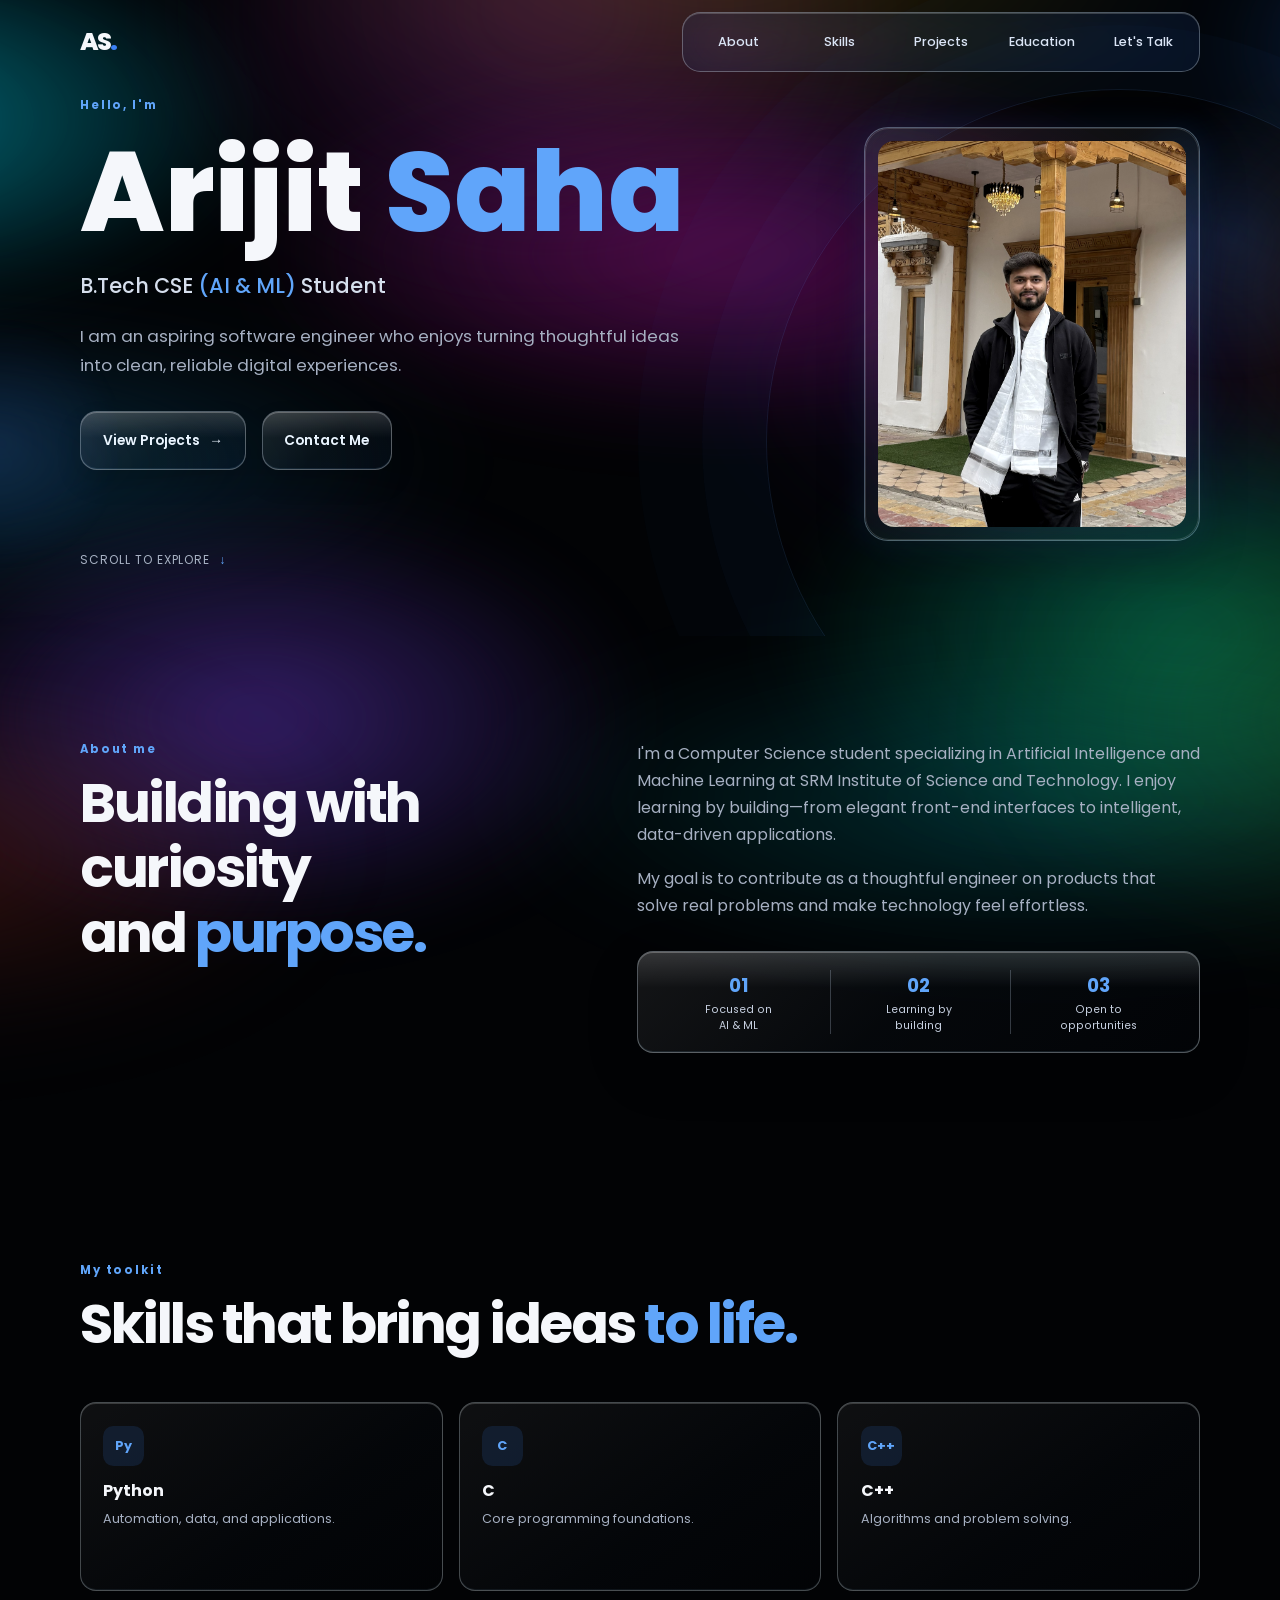
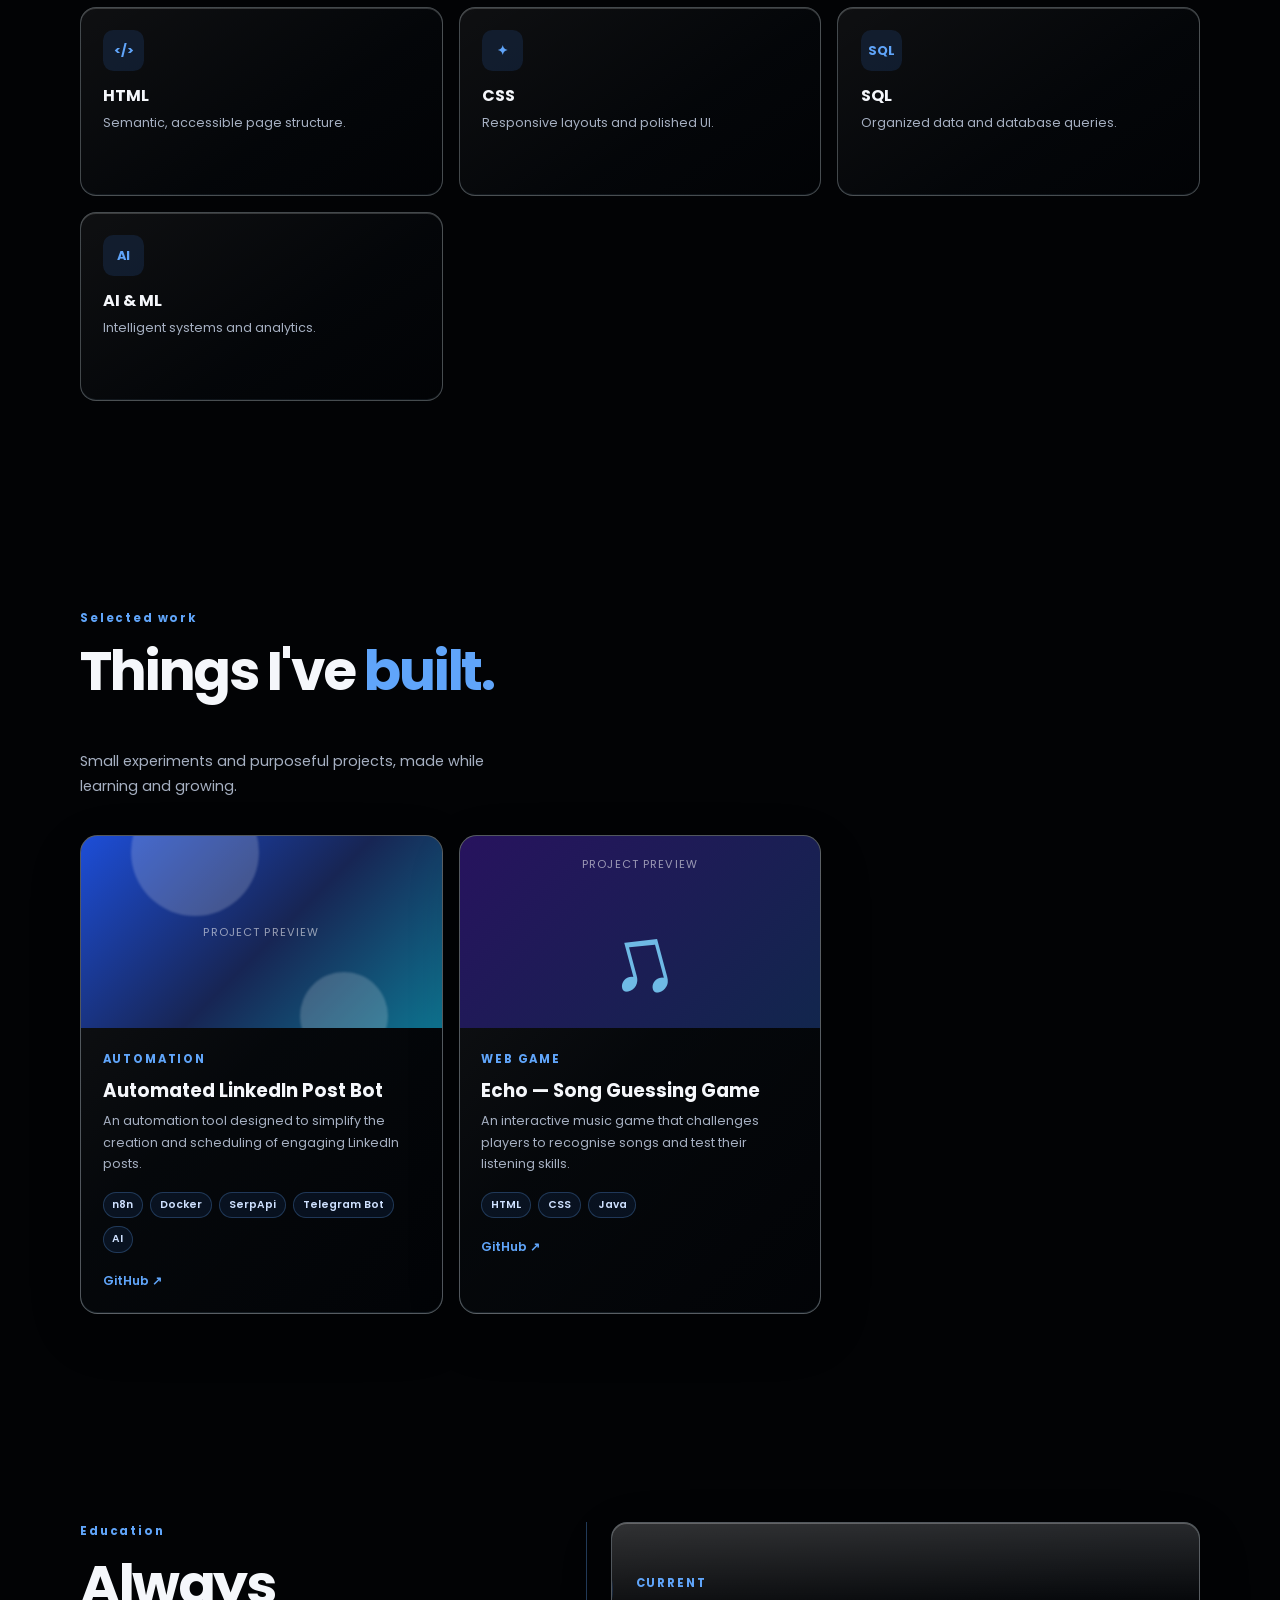
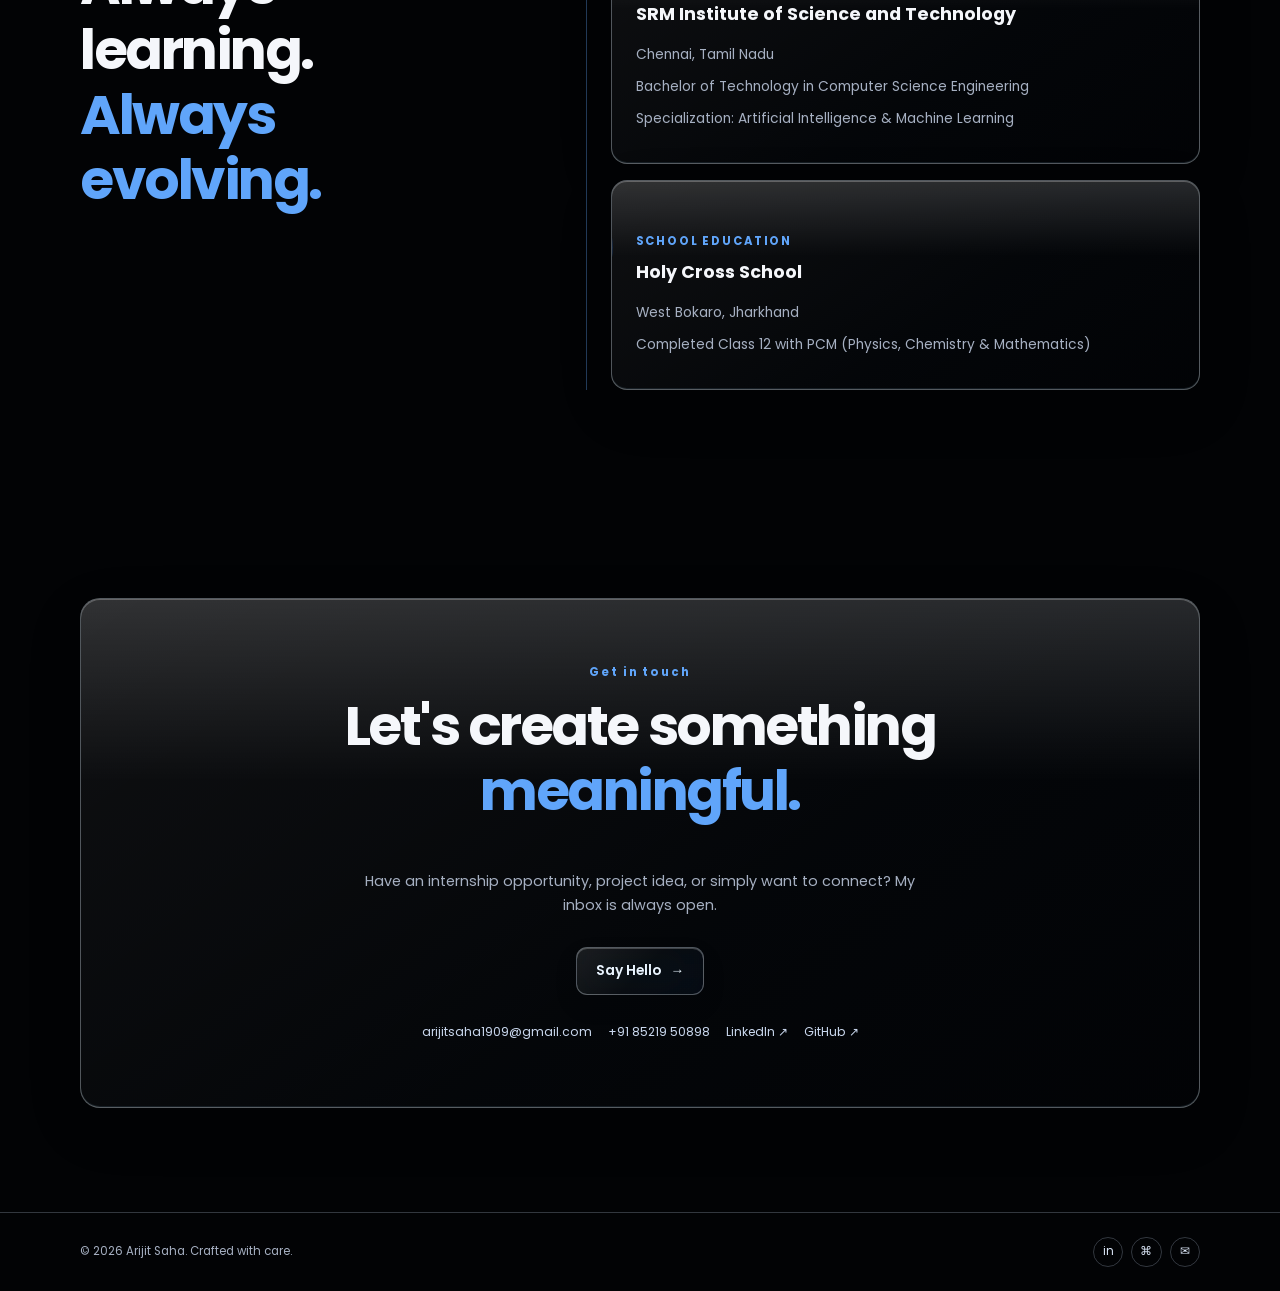
<file: outputs/index.html>
<!DOCTYPE html>
<html lang="en">
<head>
  <meta charset="UTF-8">
  <meta name="google-site-verification" content="RRQi7ImuQqmDJRdWnTuTV_uhfNXWYGYwzIbbue85Ve0" />
  <meta name="viewport" content="width=device-width, initial-scale=1.0">
  <meta name="description" content="Arijit Saha — B.Tech CSE (AI & ML) student portfolio.">
  <title>Arijit Saha | Portfolio</title>
  <link rel="preconnect" href="https://fonts.googleapis.com">
  <link rel="preconnect" href="https://fonts.gstatic.com" crossorigin>
  <link href="https://fonts.googleapis.com/css2?family=Poppins:wght@400;500;600;700;800&display=swap" rel="stylesheet">
  <link rel="stylesheet" href="style.css">
</head>
<body>
  <header class="site-header">
    <nav class="navbar container" aria-label="Main navigation">
      <a class="brand" href="#home" aria-label="Arijit Saha home">AS<span>.</span></a>
      <input class="nav-toggle" type="checkbox" id="nav-toggle">
      <label class="nav-toggle-label" for="nav-toggle"><span></span><span></span><span></span><span class="sr-only">Toggle navigation</span></label>
      <ul class="nav-links">
        <li><a href="#about">About</a></li>
        <li><a href="#skills">Skills</a></li>
        <li><a href="#projects">Projects</a></li>
        <li><a href="#education">Education</a></li>
        <li><a href="#contact" class="nav-contact">Let's Talk</a></li>
      </ul>
    </nav>
  </header>

  <main>
    <section class="hero" id="home">
      <div class="hero-glow glow-one"></div><div class="hero-glow glow-two"></div>
      <div class="container hero-content">
        <div class="hero-copy">
          <p class="eyebrow">Hello, I'm</p>
          <h1>Arijit <span>Saha</span></h1>
          <p class="hero-subtitle">B.Tech CSE <span>(AI &amp; ML)</span> Student</p>
          <p class="hero-intro">I am an aspiring software engineer who enjoys turning thoughtful ideas into clean, reliable digital experiences.</p>
          <div class="hero-actions">
            <a class="button button-primary" href="#projects">View Projects <span aria-hidden="true">→</span></a>
            <a class="button button-secondary" href="#contact">Contact Me</a>
          </div>
          <a class="scroll-cue" href="#about">Scroll to explore <span aria-hidden="true">↓</span></a>
        </div>
        <div class="hero-portrait">
          <img src="arijit-saha.jpg" alt="Arijit Saha">
        </div>
      </div>
    </section>

    <section class="section" id="about">
      <div class="container split-layout">
        <div>
          <p class="eyebrow">About me</p>
          <h2>Building with curiosity <br>and <span>purpose.</span></h2>
        </div>
        <div class="about-copy">
          <p>I'm a Computer Science student specializing in Artificial Intelligence and Machine Learning at SRM Institute of Science and Technology. I enjoy learning by building—from elegant front-end interfaces to intelligent, data-driven applications.</p>
          <p>My goal is to contribute as a thoughtful engineer on products that solve real problems and make technology feel effortless.</p>
          <div class="quick-facts glass-card">
            <div><strong>01</strong><span>Focused on<br>AI &amp; ML</span></div>
            <div><strong>02</strong><span>Learning by<br>building</span></div>
            <div><strong>03</strong><span>Open to<br>opportunities</span></div>
          </div>
        </div>
      </div>
    </section>

    <section class="section section-muted" id="skills">
      <div class="container">
        <div class="section-heading"><p class="eyebrow">My toolkit</p><h2>Skills that bring ideas <span>to life.</span></h2></div>
        <div class="skills-grid">
          <article class="skill-card"><span class="skill-icon">Py</span><h3>Python</h3><p>Automation, data, and applications.</p></article>
          <article class="skill-card"><span class="skill-icon">C</span><h3>C</h3><p>Core programming foundations.</p></article>
          <article class="skill-card"><span class="skill-icon">C++</span><h3>C++</h3><p>Algorithms and problem solving.</p></article>
          <article class="skill-card"><span class="skill-icon">&lt;/&gt;</span><h3>HTML</h3><p>Semantic, accessible page structure.</p></article>
          <article class="skill-card"><span class="skill-icon">✦</span><h3>CSS</h3><p>Responsive layouts and polished UI.</p></article>
          <article class="skill-card"><span class="skill-icon">SQL</span><h3>SQL</h3><p>Organized data and database queries.</p></article>
          <article class="skill-card"><span class="skill-icon">AI</span><h3>AI &amp; ML</h3><p>Intelligent systems and analytics.</p></article>
        </div>
      </div>
    </section>

    <section class="section" id="projects">
      <div class="container">
        <div class="section-heading project-heading"><div><p class="eyebrow">Selected work</p><h2>Things I've <span>built.</span></h2></div><p>Small experiments and purposeful projects, made while learning and growing.</p></div>
        <div class="projects-grid">
          <article class="project-card glass-card">
            <div class="project-image project-image-one"><span>Project preview</span><span class="orb orb-a"></span><span class="orb orb-b"></span></div>
            <div class="project-body"><p class="project-type">AUTOMATION</p><h3>Automated LinkedIn Post Bot</h3><p>An automation tool designed to simplify the creation and scheduling of engaging LinkedIn posts.</p><ul class="project-stack" aria-label="Technologies used"><li>n8n</li><li>Docker</li><li>SerpApi</li><li>Telegram Bot</li><li>AI</li></ul><div class="project-links"><a href="https://github.com/arijittsaha13" target="_blank" rel="noopener noreferrer" aria-label="Automated LinkedIn Post Bot GitHub">GitHub ↗</a></div></div>
          </article>
          <article class="project-card glass-card">
            <div class="project-image project-image-two"><span>Project preview</span><span class="chart-line">♫</span></div>
            <div class="project-body"><p class="project-type">WEB GAME</p><h3>Echo — Song Guessing Game</h3><p>An interactive music game that challenges players to recognise songs and test their listening skills.</p><ul class="project-stack" aria-label="Technologies used"><li>HTML</li><li>CSS</li><li>Java</li></ul><div class="project-links"><a href="https://github.com/arijittsaha13/Song-Guessing-Game---ECHO" target="_blank" rel="noopener noreferrer" aria-label="Echo Song Guessing Game GitHub">GitHub ↗</a></div></div>
          </article>
        </div>
      </div>
    </section>

    <section class="section section-muted" id="education">
      <div class="container split-layout education-layout">
        <div><p class="eyebrow">Education</p><h2>Always learning.<br><span>Always evolving.</span></h2></div>
        <div class="timeline">
          <article class="timeline-card glass-card"><span class="timeline-dot"></span><p class="project-type">CURRENT</p><h3>SRM Institute of Science and Technology</h3><p>Chennai, Tamil Nadu</p><p>Bachelor of Technology in Computer Science Engineering</p><p class="specialization">Specialization: Artificial Intelligence &amp; Machine Learning</p></article>
          <article class="timeline-card glass-card"><span class="timeline-dot"></span><p class="project-type">SCHOOL EDUCATION</p><h3>Holy Cross School</h3><p>West Bokaro, Jharkhand</p><p class="specialization">Completed Class 12 with PCM (Physics, Chemistry &amp; Mathematics)</p></article>
        </div>
      </div>
    </section>

    <section class="contact section" id="contact">
      <div class="container contact-card glass-card">
        <p class="eyebrow">Get in touch</p><h2>Let's create something <span>meaningful.</span></h2>
        <p>Have an internship opportunity, project idea, or simply want to connect? My inbox is always open.</p>
        <a class="button button-primary" href="mailto:arijitsaha1909@gmail.com">Say Hello <span aria-hidden="true">→</span></a>
        <div class="contact-links"><a href="mailto:arijitsaha1909@gmail.com">arijitsaha1909@gmail.com</a><a href="tel:+918521950898">+91 85219 50898</a><a href="https://www.linkedin.com/in/arijitsaha13" target="_blank" rel="noopener noreferrer">LinkedIn ↗</a><a href="https://github.com/arijittsaha13" target="_blank" rel="noopener noreferrer">GitHub ↗</a></div>
      </div>
    </section>
  </main>

  <footer class="site-footer"><div class="container"><p>© 2026 Arijit Saha. Crafted with care.</p><div class="footer-socials"><a href="https://www.linkedin.com/in/arijitsaha13" target="_blank" rel="noopener noreferrer" aria-label="LinkedIn">in</a><a href="https://github.com/arijittsaha13" target="_blank" rel="noopener noreferrer" aria-label="GitHub">⌘</a><a href="mailto:arijitsaha1909@gmail.com" aria-label="Email">✉</a></div></div></footer>
</body>
</html>
</file>
<file: outputs/style.css>
/* ---------- Design tokens & base ---------- */
:root { --bg:#020305; --surface:#101827; --surface-light:rgba(20,32,51,.30); --text:#f5f7fb; --muted:#a6b0c2; --accent:#3B82F6; --accent-bright:#60a5fa; --border:rgba(213,229,255,.23); --shadow:0 18px 55px rgba(0,0,0,.18); }
* { box-sizing:border-box; }
html { scroll-behavior:smooth; scroll-padding-top:5rem; }
/* A slim crystal scrollbar remains visible while moving through the portfolio. */
html { scrollbar-width:thin; scrollbar-color:rgba(169,218,255,.62) transparent; }
::-webkit-scrollbar { width:.8rem; }
::-webkit-scrollbar-track { background:rgba(4,10,21,.32); }
::-webkit-scrollbar-thumb { min-height:4rem; border:3px solid transparent; border-radius:999px; background:linear-gradient(180deg,rgba(229,248,255,.78),rgba(96,165,250,.48)); background-clip:padding-box; box-shadow:inset 0 0 0 1px rgba(255,255,255,.32),0 0 14px rgba(96,165,250,.24); }
::-webkit-scrollbar-thumb:hover { background:linear-gradient(180deg,rgba(243,252,255,.92),rgba(96,165,250,.72)); background-clip:padding-box; }
/* San Francisco is supplied by Apple devices; fallbacks keep a native system look on other platforms. */
body { position:relative; isolation:isolate; margin:0; overflow-x:hidden; color:var(--text); background:var(--bg); font-family:"Poppins",sans-serif; line-height:1.7; }
/* A slow-moving, full-page blue-black gradient creates depth without competing with content. */
/* Layered colour currents create a continuous liquid-splash backdrop over black. */
body::before { position:fixed; z-index:0; inset:-18%; content:""; pointer-events:none; opacity:.88; background:radial-gradient(ellipse 34% 22% at 4% 23%,rgba(0,202,255,.58),transparent 72%),radial-gradient(ellipse 30% 24% at 28% 72%,rgba(118,80,255,.45),transparent 73%),radial-gradient(ellipse 37% 20% at 55% 34%,rgba(255,50,184,.34),transparent 74%),radial-gradient(ellipse 32% 26% at 81% 65%,rgba(0,239,186,.35),transparent 72%),radial-gradient(ellipse 25% 20% at 100% 17%,rgba(71,126,255,.42),transparent 70%); filter:blur(34px) saturate(155%); mix-blend-mode:screen; animation:liquid-current-one 8s ease-in-out infinite alternate; }
body::after { position:fixed; z-index:0; inset:-22%; content:""; pointer-events:none; opacity:.58; background:radial-gradient(ellipse 42% 16% at 10% 51%,rgba(76,168,255,.42),transparent 72%),radial-gradient(ellipse 28% 31% at 45% 16%,rgba(182,73,255,.36),transparent 74%),radial-gradient(ellipse 40% 17% at 72% 77%,rgba(0,218,255,.31),transparent 74%),radial-gradient(ellipse 25% 26% at 96% 38%,rgba(255,125,68,.28),transparent 72%); filter:blur(42px) saturate(165%); mix-blend-mode:screen; animation:liquid-current-two 10s ease-in-out infinite alternate; }
body > header,body > main,body > footer { position:relative; z-index:1; }
main::before { position:fixed; z-index:-1; inset:-25%; content:""; pointer-events:none; opacity:.43; background:radial-gradient(ellipse 30% 18% at 12% 80%,rgba(255,97,89,.46),transparent 74%),radial-gradient(ellipse 34% 20% at 54% 13%,rgba(255,208,71,.38),transparent 74%),radial-gradient(ellipse 28% 24% at 88% 70%,rgba(157,255,108,.26),transparent 74%),radial-gradient(ellipse 25% 20% at 72% 45%,rgba(114,79,255,.30),transparent 74%); filter:blur(46px) saturate(175%); mix-blend-mode:screen; animation:liquid-current-three 12s ease-in-out infinite alternate; }
a { color:inherit; text-decoration:none; } h1,h2,h3,p { margin-top:0; } h1,h2,h3 { line-height:1.18; } h2 { font-size:clamp(2rem,6vw,3.45rem); letter-spacing:-.045em; } h2 span,h1 span { color:var(--accent-bright); } .container { width:min(1120px,calc(100% - 2.5rem)); margin:auto; } .section { padding:5.5rem 0; } .section-muted { background:linear-gradient(115deg,rgba(20,31,49,.7),rgba(8,13,24,.4)); } .eyebrow,.project-type { margin-bottom:.65rem; color:var(--accent-bright); font-size:.72rem; font-weight:700; letter-spacing:.16em; }

/* ---------- Navigation (CSS-only mobile menu) ---------- */
.site-header { position:absolute; z-index:10; top:0; width:100%; } .navbar { position:relative; display:flex; min-height:5.25rem; align-items:center; justify-content:space-between; } .brand { font-size:1.55rem; font-weight:800; letter-spacing:-.09em; } .brand span { color:var(--accent); } .nav-toggle { position:absolute; opacity:0; } .nav-toggle-label { z-index:2; display:grid; width:2.6rem; gap:5px; cursor:pointer; } .nav-toggle-label span:not(.sr-only) { display:block; height:2px; background:var(--text); border-radius:5px; transition:.25s ease; } .sr-only { position:absolute; width:1px; height:1px; overflow:hidden; clip:rect(0,0,0,0); } .nav-links { position:absolute; top:4.7rem; right:0; left:0; display:none; padding:1rem; margin:0; list-style:none; text-align:center; background:rgba(10,16,28,.96); border:1px solid var(--border); border-radius:1rem; backdrop-filter:blur(14px); } .nav-links li + li { margin-top:.35rem; } .nav-links a { display:block; padding:.65rem 1rem; color:#dbe5f6; font-size:.9rem; font-weight:500; } .nav-links a:hover { color:white; } .nav-toggle:checked ~ .nav-links { display:block; } .nav-toggle:checked + .nav-toggle-label span:nth-child(1) { transform:translateY(7px) rotate(45deg); } .nav-toggle:checked + .nav-toggle-label span:nth-child(2) { opacity:0; } .nav-toggle:checked + .nav-toggle-label span:nth-child(3) { transform:translateY(-7px) rotate(-45deg); }

/* ---------- Hero ---------- */
.hero { position:relative; display:grid; min-height:100svh; place-items:center; overflow:hidden; isolation:isolate; } .hero::after { position:absolute; z-index:-1; right:-15%; bottom:-25%; width:55vw; height:55vw; content:""; border:1px solid rgba(96,165,250,.13); border-radius:50%; box-shadow:0 0 0 4rem rgba(59,130,246,.025),0 0 0 8rem rgba(59,130,246,.02); } .hero-content { padding-top:7rem; padding-bottom:4rem; } .hero h1 { margin-bottom:.6rem; font-size:clamp(3.3rem,14vw,7rem); font-weight:800; letter-spacing:-.075em; } .hero-subtitle { margin-bottom:1.2rem; color:#d6dfed; font-size:clamp(1rem,3vw,1.3rem); font-weight:500; } .hero-subtitle span { color:var(--accent-bright); } .hero-intro { max-width:38rem; color:var(--muted); font-size:1rem; } .hero-actions { display:flex; flex-wrap:wrap; gap:.8rem; margin-top:2rem; } .button { display:inline-flex; align-items:center; justify-content:center; gap:.6rem; min-height:3rem; padding:.7rem 1.2rem; border:1px solid transparent; border-radius:.7rem; font-size:.86rem; font-weight:600; transition:transform .25s,box-shadow .25s,background .25s; } .button:hover { transform:translateY(-3px); } .button-primary { color:white; background:var(--accent); box-shadow:0 8px 22px rgba(59,130,246,.25); } .button-primary:hover { background:#2874e8; box-shadow:0 12px 27px rgba(59,130,246,.36); } .button-secondary { border-color:var(--border); background:rgba(255,255,255,.03); } .button-secondary:hover { border-color:rgba(96,165,250,.5); background:rgba(59,130,246,.1); } .scroll-cue { display:inline-flex; gap:.55rem; margin-top:5rem; color:var(--muted); font-size:.75rem; letter-spacing:.08em; text-transform:uppercase; } .scroll-cue span { color:var(--accent-bright); animation:bob 1.8s infinite; } .hero-glow { position:absolute; z-index:-1; border-radius:50%; filter:blur(2px); } .glow-one { top:15%; right:-6rem; width:18rem; height:18rem; background:radial-gradient(circle,rgba(59,130,246,.18),transparent 70%); } .glow-two { bottom:10%; left:-8rem; width:16rem; height:16rem; background:radial-gradient(circle,rgba(90,116,255,.11),transparent 70%); }

/* ---------- Content cards & grids ---------- */
.split-layout { display:grid; gap:2.2rem; } .about-copy { color:var(--muted); } .about-copy p + p { margin-top:1rem; } .glass-card { border:1px solid var(--border); background:var(--surface-light); box-shadow:var(--shadow); backdrop-filter:blur(14px); } .quick-facts { display:grid; grid-template-columns:repeat(3,1fr); gap:.2rem; padding:1.15rem .8rem; margin-top:2rem; border-radius:1rem; } .quick-facts div { display:grid; justify-items:center; text-align:center; } .quick-facts div + div { border-left:1px solid var(--border); } .quick-facts strong { color:var(--accent-bright); font-size:1.15rem; } .quick-facts span { color:#c5cede; font-size:.67rem; line-height:1.5; } .section-heading { margin-bottom:2.3rem; } .skills-grid,.projects-grid { display:grid; gap:1rem; } .skill-card { min-height:11.8rem; padding:1.4rem; border:1px solid var(--border); border-radius:1rem; background:rgba(255,255,255,.018); transition:transform .25s,border-color .25s,background .25s; } .skill-card:hover { transform:translateY(-5px); border-color:rgba(96,165,250,.5); background:rgba(59,130,246,.08); } .skill-icon { display:grid; width:2.55rem; height:2.55rem; place-items:center; margin-bottom:1rem; color:var(--accent-bright); border-radius:.65rem; background:rgba(59,130,246,.13); font-size:.8rem; font-weight:700; } .skill-card h3 { margin-bottom:.4rem; font-size:1rem; } .skill-card p,.project-body>p:not(.project-type) { color:var(--muted); font-size:.79rem; line-height:1.7; } .project-heading>p { max-width:26rem; margin:1rem 0 0; color:var(--muted); font-size:.9rem; } .project-card { overflow:hidden; border-radius:1.1rem; transition:transform .28s,border-color .28s; } .project-card:hover { transform:translateY(-7px); border-color:rgba(96,165,250,.5); } .project-image { position:relative; display:grid; min-height:12rem; place-items:center; overflow:hidden; color:rgba(255,255,255,.55); background:#17233a; font-size:.7rem; letter-spacing:.1em; text-transform:uppercase; } .project-image-one { background:linear-gradient(135deg,#1d4ed8,#172554 53%,#0e7490); } .project-image-two { background:linear-gradient(135deg,#27135e,#12264d); } .project-image-three { background:linear-gradient(135deg,#102a43,#12405c); } .orb { position:absolute; border-radius:50%; background:rgba(255,255,255,.19); filter:blur(1px); } .orb-a { width:8rem; height:8rem; top:-3rem; left:14%; } .orb-b { width:5.5rem; height:5.5rem; right:15%; bottom:-2rem; } .chart-line,.code-mark { color:rgba(126,214,255,.85); font-size:6rem; line-height:1; transform:rotate(-15deg); } .code-mark { font-size:3.2rem; transform:none; } .project-body { padding:1.35rem; } .project-body h3 { margin-bottom:.55rem; font-size:1.15rem; } .project-links { display:flex; gap:1.1rem; margin-top:1.15rem; } .project-links a { color:var(--accent-bright); font-size:.75rem; font-weight:600; } .project-links a:hover { color:white; }

/* ---------- Education, contact & footer ---------- */
.education-layout { align-items:start; } .timeline { position:relative; padding-left:1.5rem; border-left:1px solid rgba(96,165,250,.35); } .timeline-card { position:relative; padding:1.5rem; border-radius:1rem; } .timeline-dot { position:absolute; top:1.8rem; left:-1.92rem; width:.78rem; height:.78rem; border:2px solid var(--bg); border-radius:50%; background:var(--accent-bright); box-shadow:0 0 0 4px rgba(59,130,246,.2); } .timeline-card h3 { font-size:1.1rem; } .timeline-card>p:not(.project-type) { margin-bottom:.55rem; color:var(--muted); font-size:.86rem; } .timeline-card .specialization { margin:0; color:#d3e3fc; } .contact { padding-top:5.5rem; padding-bottom:5.5rem; } .contact-card { padding:2.3rem 1.5rem; border-radius:1.25rem; background:linear-gradient(125deg,rgba(22,47,90,.78),rgba(15,24,39,.82)); text-align:center; } .contact-card h2 { max-width:45rem; margin-right:auto; margin-left:auto; } .contact-card>p:not(.eyebrow) { max-width:37rem; margin:1rem auto 1.8rem; color:var(--muted); font-size:.9rem; } .contact-links { display:flex; flex-wrap:wrap; justify-content:center; gap:.6rem 1rem; margin-top:1.7rem; color:#c9d7ed; font-size:.76rem; } .contact-links a:hover { color:var(--accent-bright); } .site-footer { border-top:1px solid var(--border); } .site-footer .container { display:flex; flex-wrap:wrap; align-items:center; justify-content:space-between; gap:1rem; padding-top:1.5rem; padding-bottom:1.5rem; } .site-footer p { margin:0; color:var(--muted); font-size:.72rem; } .footer-socials { display:flex; gap:.5rem; } .footer-socials a { display:grid; width:1.9rem; height:1.9rem; place-items:center; color:#dce7f8; border:1px solid var(--border); border-radius:50%; font-size:.72rem; transition:.2s; } .footer-socials a:hover { color:white; border-color:var(--accent); background:var(--accent); }
@keyframes bob { 50% { transform:translateY(5px); } }
@keyframes background-drift { 0% { background-position:0% 18%; transform:scale(1) translate3d(-1.5%,-1%,0); } 35% { background-position:78% 40%; transform:scale(1.08) translate3d(2%,1.5%,0); } 68% { background-position:35% 100%; transform:scale(1.03) translate3d(-1%,2%,0); } 100% { background-position:100% 68%; transform:scale(1.09) translate3d(1.5%,-1.5%,0); } }
@keyframes liquid-current-one { 0% { transform:translate3d(-9%,-3%,0) scale(1.03) rotate(-2deg); } 35% { transform:translate3d(4%,4%,0) scale(1.10) rotate(2deg); } 70% { transform:translate3d(12%,-2%,0) scale(1.05) rotate(-1deg); } 100% { transform:translate3d(20%,4%,0) scale(1.12) rotate(2deg); } }
@keyframes liquid-current-two { 0% { transform:translate3d(15%,3%,0) scale(1.08) rotate(2deg); } 40% { transform:translate3d(3%,-5%,0) scale(1.13) rotate(-2deg); } 72% { transform:translate3d(-8%,4%,0) scale(1.05) rotate(1deg); } 100% { transform:translate3d(-16%,-3%,0) scale(1.10) rotate(-2deg); } }
@keyframes liquid-current-three { 0% { transform:translate3d(-14%,3%,0) scale(1.04) rotate(-2deg); } 48% { transform:translate3d(2%,-4%,0) scale(1.13) rotate(2deg); } 100% { transform:translate3d(17%,4%,0) scale(1.07) rotate(-1deg); } }

/* Respect visitors who prefer reduced movement. */
@media (prefers-reduced-motion: reduce) { *,*::before,*::after { scroll-behavior:auto !important; animation-duration:.01ms !important; animation-iteration-count:1 !important; transition-duration:.01ms !important; } }

/* ---------- Larger screens ---------- */
@media (min-width: 620px) { .section { padding:6.5rem 0; } .skills-grid { grid-template-columns:repeat(2,1fr); } .projects-grid { grid-template-columns:repeat(2,1fr); } .project-heading { display:flex; align-items:end; justify-content:space-between; gap:2rem; } .project-heading>p { margin:0 0 .3rem; } .contact-card { padding:4rem 2rem; } }

/* Keep the projects introduction directly beneath its heading. */
@media (min-width: 620px) { .project-heading { display:block; } .project-heading>p { margin:1rem 0 0; } }
@media (min-width: 820px) { .nav-toggle,.nav-toggle-label { display:none; } .nav-links { position:static; display:flex; align-items:center; gap:1.25rem; padding:0; border:0; background:transparent; backdrop-filter:none; } .nav-links li + li { margin:0; } .nav-links a { padding:0; font-size:.8rem; } .nav-contact { padding:.55rem .9rem !important; border:1px solid rgba(96,165,250,.55); border-radius:.55rem; color:var(--accent-bright) !important; } .nav-contact:hover { background:rgba(59,130,246,.13); } .hero-content { padding-top:6rem; } .hero-intro { font-size:1.05rem; } .split-layout { grid-template-columns:.9fr 1.1fr; gap:6rem; } .skills-grid { grid-template-columns:repeat(3,1fr); } .projects-grid { grid-template-columns:repeat(3,1fr); } .education-layout { grid-template-columns:.8fr 1.2fr; } }

/* On wide screens, let the next section follow the hero content without a blank full-screen remainder. */
@media (min-width: 820px) { .hero { min-height:auto; } }

/* Personal content refinements. */
.timeline-card + .timeline-card { margin-top:1rem; }
.projects-grid.projects-grid-single { grid-template-columns:minmax(0,380px); }

/* Compact technology labels on each project card. */
.project-stack { display:flex; flex-wrap:wrap; gap:.45rem; padding:0; margin:1.05rem 0 0; list-style:none; }
.project-stack li { padding:.22rem .55rem; color:#cfe1ff; border:1px solid rgba(96,165,250,.26); border-radius:999px; background:rgba(59,130,246,.09); font-size:.66rem; font-weight:600; }

/* Give the primary name mark a little more breathing room. */
.hero h1 { letter-spacing:0; }

/* Liquid-glass surfaces: transparent, softly blurred, and edged with light. */
.section-muted { background:transparent; }
.glass-card { position:relative; overflow:hidden; border-color:rgba(232,246,255,.34); background:linear-gradient(135deg,rgba(255,255,255,.13),rgba(160,210,255,.055) 45%,rgba(72,131,224,.025)); box-shadow:0 18px 55px rgba(0,0,0,.13),inset 0 1px 0 rgba(255,255,255,.25),inset 0 -1px 0 rgba(155,209,255,.10); backdrop-filter:blur(30px) saturate(165%); }
.glass-card::before { position:absolute; z-index:0; top:0; right:0; left:0; height:36%; content:""; pointer-events:none; background:linear-gradient(180deg,rgba(255,255,255,.14),rgba(255,255,255,0)); }
.glass-card > * { position:relative; z-index:1; }
.skill-card { position:relative; overflow:hidden; border-color:rgba(232,246,255,.28); background:linear-gradient(145deg,rgba(255,255,255,.095),rgba(137,197,255,.032) 60%,rgba(69,113,187,.012)); box-shadow:inset 0 1px 0 rgba(255,255,255,.18),inset 0 -1px 0 rgba(155,209,255,.07); backdrop-filter:blur(23px) saturate(155%); }
.skill-card:hover { border-color:rgba(186,225,255,.7); background:linear-gradient(145deg,rgba(212,238,255,.16),rgba(65,135,240,.055)); }
.contact-card { background:linear-gradient(125deg,rgba(198,230,255,.12),rgba(86,137,224,.075) 48%,rgba(15,24,39,.07)); }
.nav-links { border-color:rgba(232,246,255,.28); background:rgba(18,39,70,.34); box-shadow:inset 0 1px 0 rgba(255,255,255,.16); backdrop-filter:blur(28px) saturate(160%); }

/* Hero actions use the same clear liquid-glass language as the navigation. */
.hero-actions { gap:1rem; }
.hero-actions .button { position:relative; min-height:3.65rem; padding:.8rem 1.35rem; overflow:hidden; color:#eaf5ff; border:1px solid rgba(232,246,255,.32); border-radius:1.05rem; background:linear-gradient(135deg,rgba(255,255,255,.15),rgba(163,214,255,.06) 52%,rgba(32,80,149,.15)); box-shadow:0 12px 25px rgba(0,0,0,.16),inset 0 1px 0 rgba(255,255,255,.24),inset 0 -1px 0 rgba(130,196,255,.10); backdrop-filter:blur(24px) saturate(165%); }
.hero-actions .button::before { position:absolute; top:0; right:0; left:0; height:46%; content:""; pointer-events:none; background:linear-gradient(180deg,rgba(255,255,255,.15),rgba(255,255,255,0)); }
.hero-actions .button span { position:relative; z-index:1; }
.hero-actions .button-primary,.hero-actions .button-secondary { background:linear-gradient(135deg,rgba(255,255,255,.15),rgba(163,214,255,.06) 52%,rgba(32,80,149,.15)); }
.hero-actions .button:hover { border-color:rgba(231,248,255,.56); background:linear-gradient(135deg,rgba(219,242,255,.21),rgba(117,183,255,.10) 52%,rgba(52,110,191,.20)); box-shadow:0 16px 30px rgba(0,0,0,.18),inset 0 1px 0 rgba(255,255,255,.32); }

/* Higher clarity: let the moving colour field show through every glass surface. */
.glass-card { background:linear-gradient(135deg,rgba(255,255,255,.075),rgba(147,207,255,.028) 48%,rgba(72,131,224,.012)); }
.skill-card { background:linear-gradient(145deg,rgba(255,255,255,.055),rgba(137,197,255,.018) 60%,rgba(69,113,187,.006)); }
.contact-card { background:linear-gradient(125deg,rgba(198,230,255,.065),rgba(86,137,224,.035) 48%,rgba(15,24,39,.025)); }
.nav-links { background:rgba(18,39,70,.20); }
.hero-actions .button,.hero-actions .button-primary,.hero-actions .button-secondary { background:linear-gradient(135deg,rgba(255,255,255,.085),rgba(163,214,255,.032) 52%,rgba(32,80,149,.075)); }

/* Education entries match the transparent, floating skill tiles. */
.timeline-card { background:linear-gradient(145deg,rgba(255,255,255,.055),rgba(137,197,255,.018) 60%,rgba(69,113,187,.006)); transition:transform .25s ease,border-color .25s ease,background .25s ease,box-shadow .25s ease; }
.timeline-card:hover { transform:translateY(-5px); border-color:rgba(186,225,255,.70); background:linear-gradient(145deg,rgba(212,238,255,.13),rgba(65,135,240,.045)); }
.contact-card { background:linear-gradient(145deg,rgba(255,255,255,.055),rgba(137,197,255,.018) 60%,rgba(69,113,187,.006)); transition:transform .25s ease,border-color .25s ease,background .25s ease,box-shadow .25s ease; }
.contact-card:hover { transform:translateY(-5px); border-color:rgba(186,225,255,.70); background:linear-gradient(145deg,rgba(212,238,255,.13),rgba(65,135,240,.045)); }
.contact-card .button-primary { color:#eaf5ff; border-color:rgba(232,246,255,.32); background:linear-gradient(135deg,rgba(255,255,255,.085),rgba(163,214,255,.032) 52%,rgba(32,80,149,.075)); box-shadow:0 10px 22px rgba(0,0,0,.14),inset 0 1px 0 rgba(255,255,255,.22); backdrop-filter:blur(20px) saturate(160%); }
.contact-card .button-primary:hover { border-color:rgba(231,248,255,.56); background:linear-gradient(135deg,rgba(219,242,255,.17),rgba(117,183,255,.07) 52%,rgba(52,110,191,.13)); box-shadow:0 14px 26px rgba(0,0,0,.16),inset 0 1px 0 rgba(255,255,255,.30); }

/* One shared liquid-glass capsule glides between the five desktop navigation choices. */
@media (min-width: 820px) {
  .nav-links { --tab-width:6.15rem; --tab-gap:.18rem; position:relative; top:auto; right:auto; left:auto; display:grid; grid-template-columns:repeat(5,var(--tab-width)); gap:var(--tab-gap); width:max-content; padding:.38rem; overflow:hidden; border:1px solid rgba(232,246,255,.30); border-radius:1.15rem; background:rgba(18,39,70,.34); box-shadow:inset 0 1px 0 rgba(255,255,255,.18); backdrop-filter:blur(28px) saturate(160%); }
  .nav-links li { position:relative; z-index:1; margin:0 !important; }
  .nav-links a { position:relative; display:grid; height:2.85rem; place-items:center; padding:0 .45rem; border-radius:1.15rem; color:#dbe5f6; text-align:center; transition:color .25s ease,transform .25s ease; }
  .nav-links a:hover,.nav-links a:focus-visible { color:white; background:transparent; }
  .nav-links a:active { transform:scale(.96); }
  .nav-contact { margin:0; border:0; background:transparent; box-shadow:none; color:#dbe5f6 !important; }
  .nav-links .nav-contact:hover,.nav-links .nav-contact:focus-visible { color:white !important; }
  .nav-links::after { position:absolute; z-index:0; top:.38rem; left:.38rem; width:var(--tab-width); height:2.85rem; content:""; pointer-events:none; opacity:0; border:1px solid rgba(230,247,255,.34); border-radius:1.15rem; background:linear-gradient(145deg,rgba(255,255,255,.09),rgba(178,226,255,.025)); box-shadow:inset 0 1px 0 rgba(255,255,255,.22),inset 0 -1px 0 rgba(130,196,255,.10),0 3px 12px rgba(0,0,0,.12); backdrop-filter:blur(18px) saturate(175%); transform:translateX(0); transition:opacity .18s ease,transform .42s cubic-bezier(.2,.8,.2,1); }
  .nav-links:has(li a:hover)::after { opacity:1; }
  .nav-links:has(li:nth-child(1) a:hover)::after { transform:translateX(0) !important; }
  .nav-links:has(li:nth-child(2) a:hover)::after { transform:translateX(calc((var(--tab-width) + var(--tab-gap)) * 1)) !important; }
  .nav-links:has(li:nth-child(3) a:hover)::after { transform:translateX(calc((var(--tab-width) + var(--tab-gap)) * 2)) !important; }
  .nav-links:has(li:nth-child(4) a:hover)::after { transform:translateX(calc((var(--tab-width) + var(--tab-gap)) * 3)) !important; }
  .nav-links:has(li:nth-child(5) a:hover)::after { transform:translateX(calc((var(--tab-width) + var(--tab-gap)) * 4)) !important; }
}

/* Crystal-glass interactions for skill and project tiles. */
.skill-card,.project-card,.timeline-card,.contact-card { position:relative; isolation:isolate; }
.skill-card::after,.project-card::after,.timeline-card::after,.contact-card::after { position:absolute; z-index:3; inset:-65% -55%; content:""; pointer-events:none; opacity:0; background:linear-gradient(112deg,transparent 43%,rgba(235,249,255,.28) 49%,rgba(175,224,255,.10) 53%,transparent 60%); transform:translateX(-42%) rotate(8deg); }
.skill-card:hover,.project-card:hover,.timeline-card:hover,.contact-card:hover { box-shadow:0 20px 44px rgba(0,0,0,.20),0 0 0 1px rgba(211,238,255,.12),inset 0 1px 0 rgba(255,255,255,.26); }
.skill-card:hover .skill-icon { box-shadow:0 0 20px rgba(96,165,250,.36); transform:scale(1.07) rotate(-3deg); }
.skill-icon { transition:transform .35s ease,box-shadow .35s ease; }
.skill-card:hover::after,.project-card:hover::after,.timeline-card:hover::after,.contact-card:hover::after { opacity:1; animation:crystal-sweep .9s cubic-bezier(.2,.75,.25,1) forwards; }
@keyframes crystal-sweep { from { transform:translateX(-42%) rotate(8deg); } to { transform:translateX(42%) rotate(8deg); } }

/* ---------- Hero portrait ---------- */
.hero-content { display:grid; align-items:center; gap:2.4rem; }
.hero-portrait { position:relative; width:min(100%,18rem); margin:0 auto; padding:.8rem; overflow:hidden; border:1px solid rgba(191,227,255,.34); border-radius:1.5rem; background:linear-gradient(145deg,rgba(255,255,255,.07),rgba(142,205,255,.015)); box-shadow:0 22px 48px rgba(0,0,0,.24),0 0 34px rgba(59,130,246,.12); backdrop-filter:blur(18px) saturate(150%); }
.hero-portrait::after { position:absolute; inset:0; content:""; pointer-events:none; border:1px solid rgba(255,255,255,.14); border-radius:inherit; }
.hero-portrait img { display:block; width:100%; aspect-ratio:4 / 5; object-fit:cover; object-position:center center; border-radius:1rem; filter:saturate(.94) contrast(1.04); }

@media (min-width: 820px) { .hero-content { grid-template-columns:minmax(0,1.15fr) minmax(15rem,.65fr); gap:4rem; } .hero-portrait { width:100%; max-width:21rem; margin:0; justify-self:end; } }
</file>
